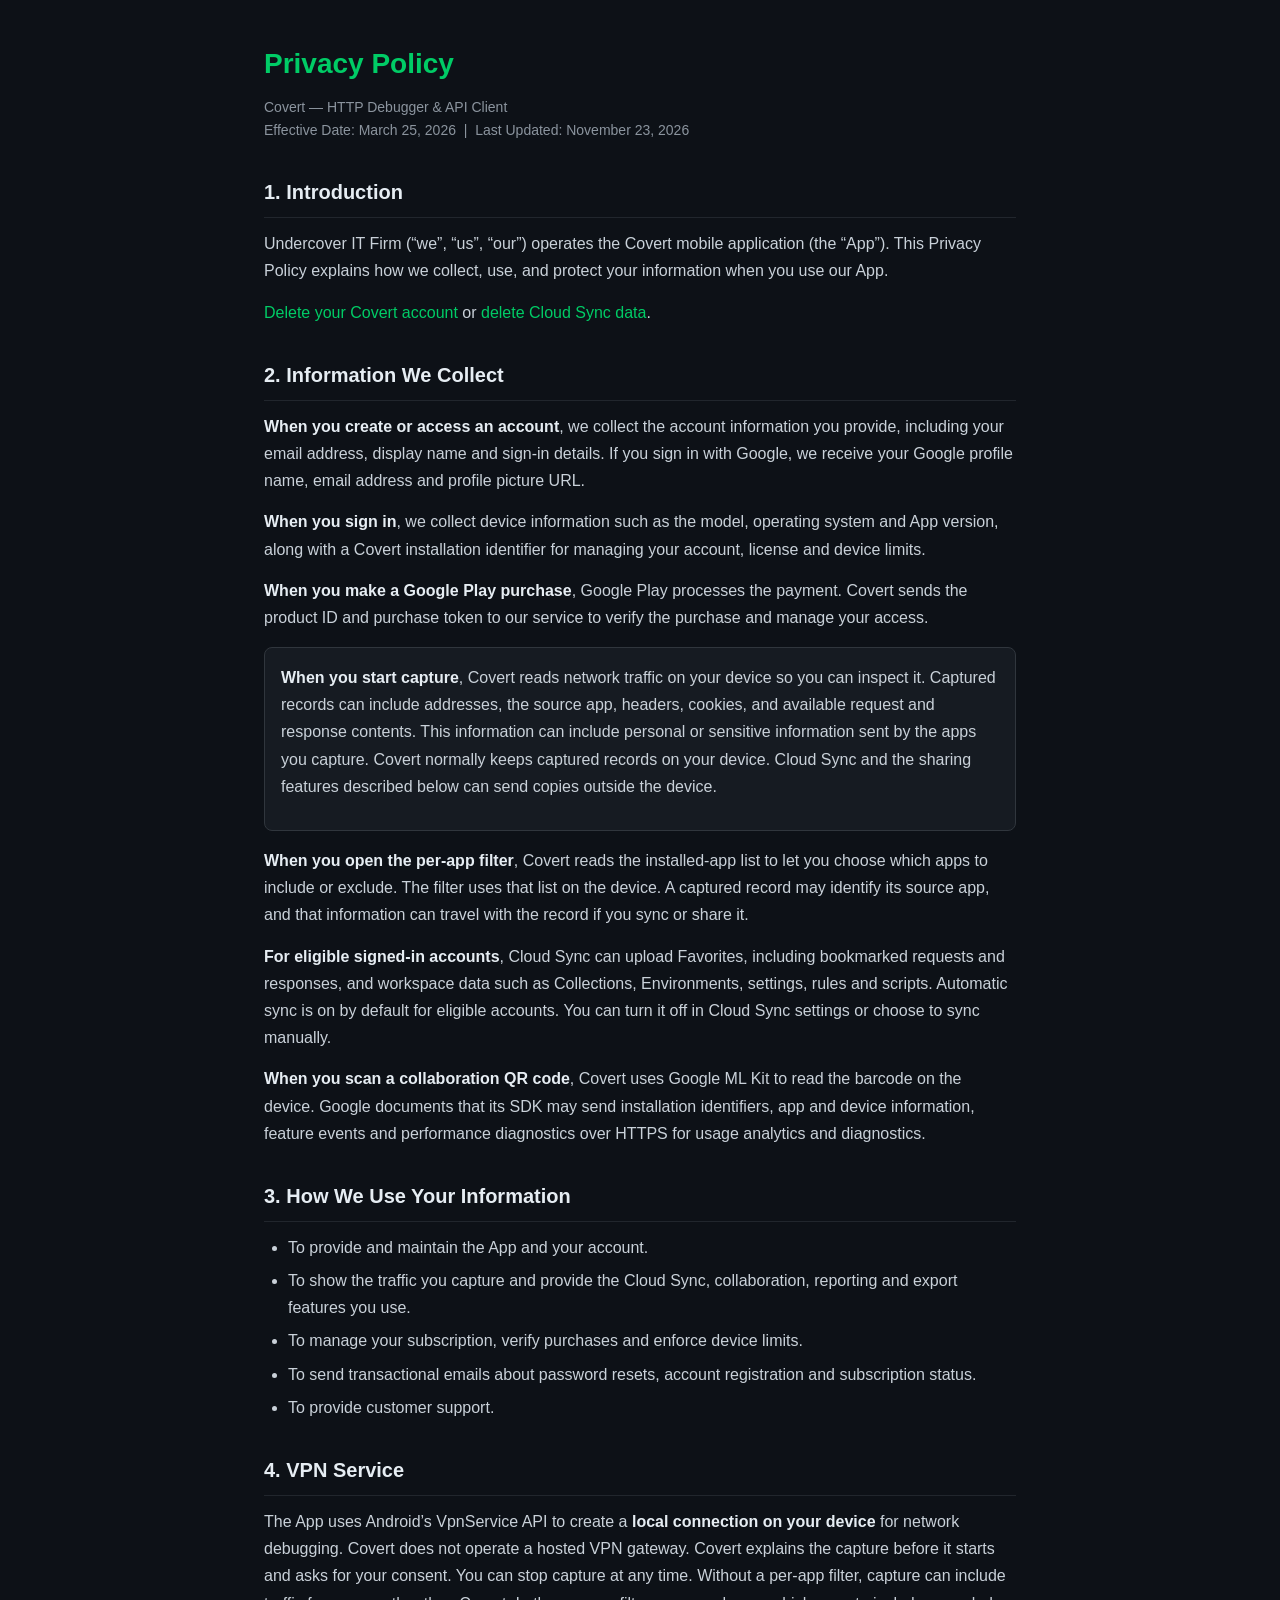
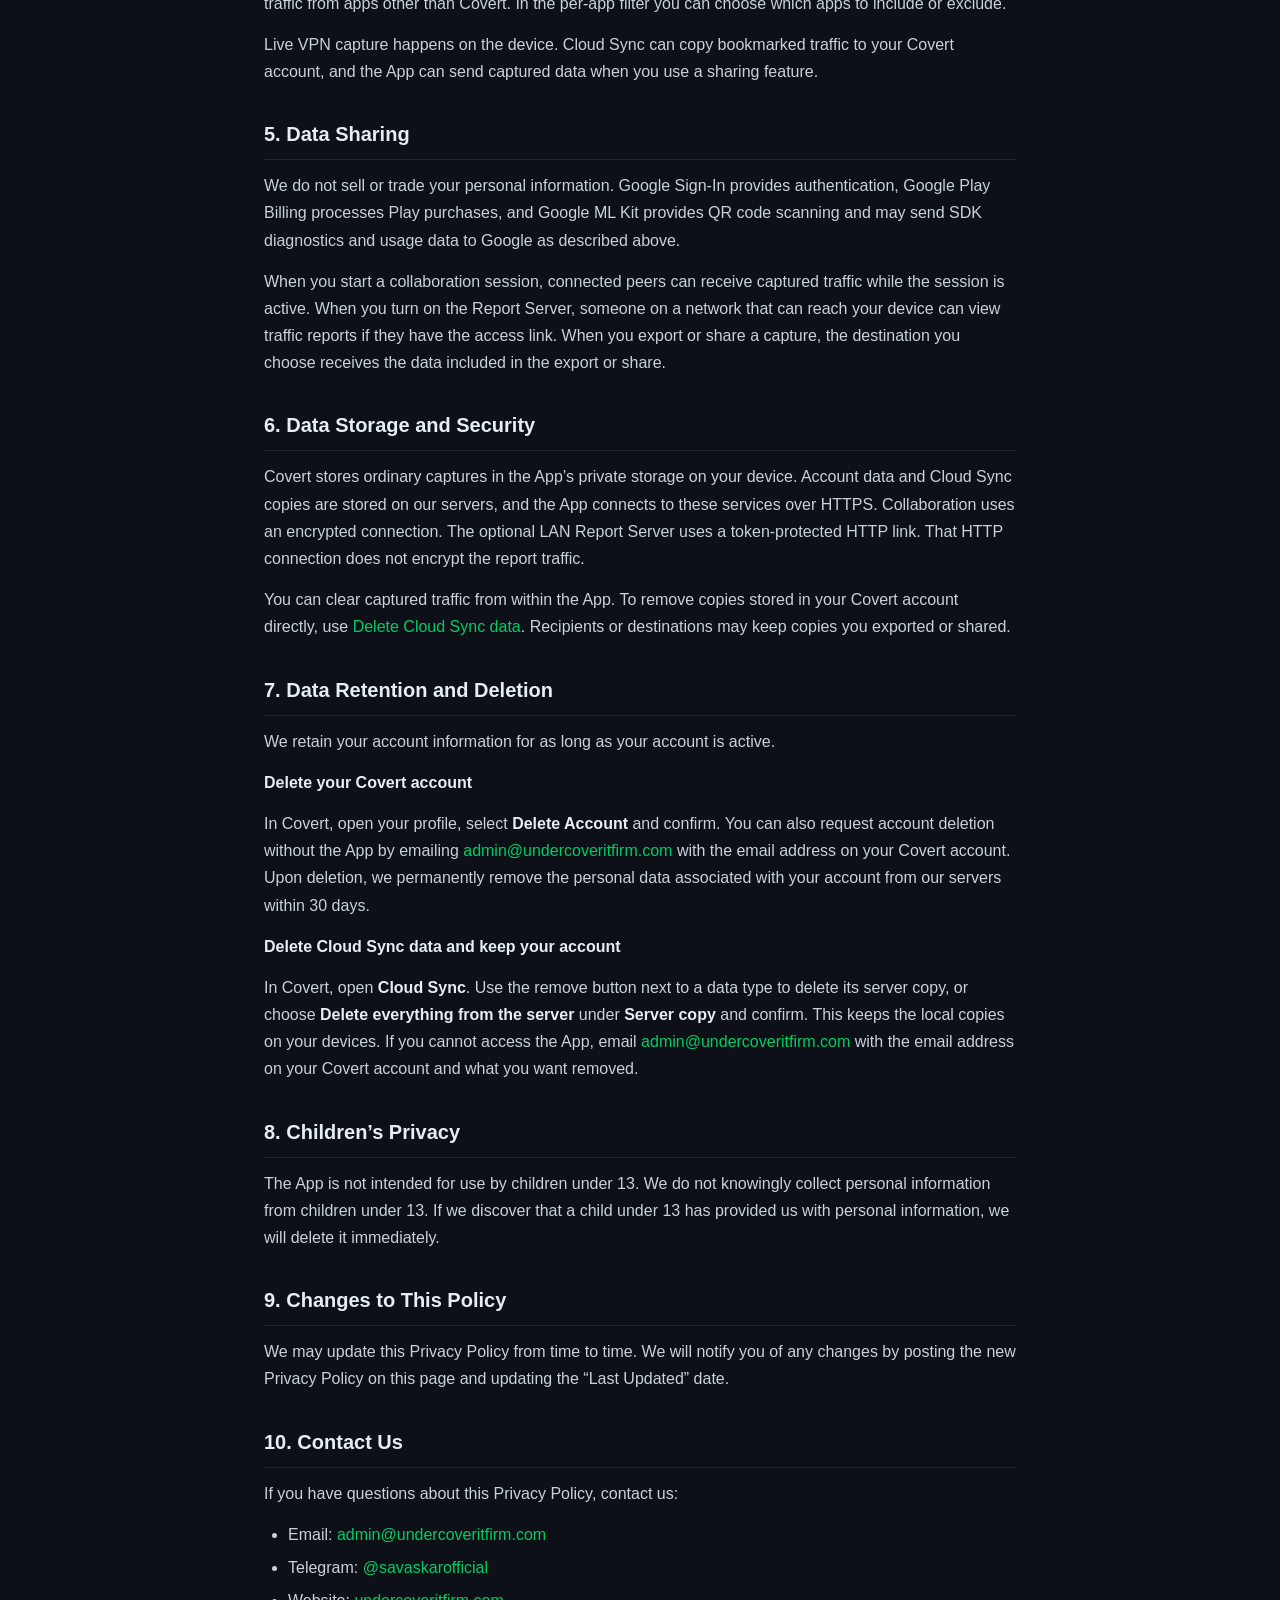
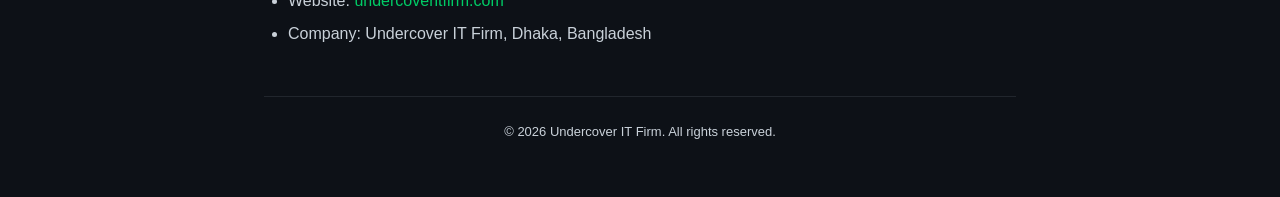
<file: covert-privacy.html>
<!DOCTYPE html>
<html lang="en">
<head>
    <meta charset="UTF-8">
    <meta name="viewport" content="width=device-width, initial-scale=1.0">
    <title>Privacy Policy - Covert HTTP Debugger</title>
    <style>
        * { margin: 0; padding: 0; box-sizing: border-box; }
        body { font-family: -apple-system, BlinkMacSystemFont, 'Segoe UI', Roboto, sans-serif; background: #0D1117; color: #C9D1D9; line-height: 1.7; }
        .container { max-width: 800px; margin: 0 auto; padding: 40px 24px; }
        h1 { color: #00CC66; font-size: 28px; margin-bottom: 8px; }
        .subtitle { color: #8B949E; font-size: 14px; margin-bottom: 32px; }
        h2 { color: #E6EDF3; font-size: 20px; margin: 32px 0 12px; padding-bottom: 8px; border-bottom: 1px solid #21262D; }
        p { margin-bottom: 14px; color: #C9D1D9; }
        ul { margin: 0 0 16px 24px; }
        li { margin-bottom: 6px; }
        .highlight { background: #161B22; border: 1px solid #30363D; border-radius: 8px; padding: 16px; margin: 16px 0; }
        .footer { margin-top: 48px; padding-top: 24px; border-top: 1px solid #21262D; text-align: center; color: #8B949E; font-size: 13px; }
        a { color: #00CC66; text-decoration: none; }
        a:hover { text-decoration: underline; }
        strong { color: #E6EDF3; }
    </style>
<link rel="canonical" href="https://savaskarofficial.github.io/covert-privacy.html">
<meta name="description" content="Read the Covert HTTP Debugger privacy policy, including how the app handles information and how to contact its developer.">
<meta name="robots" content="index, follow">
<meta name="author" content="Undercover IT Firm">
<meta name="twitter:card" content="summary_large_image">
<meta name="twitter:title" content="Privacy Policy - Covert HTTP Debugger">
<meta name="twitter:description" content="Read the Covert HTTP Debugger privacy policy, including how the app handles information and how to contact its developer.">
<meta name="twitter:image" content="https://undercoveritfirm.com/assets/img/social-card.jpg">
<meta property="og:type" content="website">
<meta property="og:site_name" content="Undercover IT Firm">
<meta property="og:title" content="Privacy Policy - Covert HTTP Debugger">
<meta property="og:description" content="Read the Covert HTTP Debugger privacy policy, including how the app handles information and how to contact its developer.">
<meta property="og:url" content="https://savaskarofficial.github.io/covert-privacy.html">
<meta property="og:image" content="https://undercoveritfirm.com/assets/img/social-card.jpg">
<meta property="og:image:alt" content="Undercover IT Firm — security, privacy, and software development">
<script type="application/ld+json">{"@context":"https://schema.org","@type":"WebPage","name":"Privacy Policy - Covert HTTP Debugger","url":"https://savaskarofficial.github.io/covert-privacy.html","description":"Read the Covert HTTP Debugger privacy policy, including how the app handles information and how to contact its developer.","publisher":{"@type":"Organization","name":"Undercover IT Firm","url":"https://undercoveritfirm.com/welcome"}}</script>
</head>
<body>
<div class="container">
    <h1>Privacy Policy</h1>
    <p class="subtitle">Covert &mdash; HTTP Debugger &amp; API Client<br>
    Effective Date: March 25, 2026 &nbsp;|&nbsp; Last Updated: November 23, 2026</p>

    <h2>1. Introduction</h2>
    <p>Undercover IT Firm (&ldquo;we&rdquo;, &ldquo;us&rdquo;, &ldquo;our&rdquo;) operates the Covert mobile application (the &ldquo;App&rdquo;). This Privacy Policy explains how we collect, use, and protect your information when you use our App.</p>

    <p><a href="#delete-account">Delete your Covert account</a> or <a href="#delete-cloud-data">delete Cloud Sync data</a>.</p>

    <h2>2. Information We Collect</h2>
    <p><strong>When you create or access an account</strong>, we collect the account information you provide, including your email address, display name and sign-in details. If you sign in with Google, we receive your Google profile name, email address and profile picture URL.</p>
    <p><strong>When you sign in</strong>, we collect device information such as the model, operating system and App version, along with a Covert installation identifier for managing your account, license and device limits.</p>
    <p><strong>When you make a Google Play purchase</strong>, Google Play processes the payment. Covert sends the product ID and purchase token to our service to verify the purchase and manage your access.</p>
    <div class="highlight">
        <p><strong>When you start capture</strong>, Covert reads network traffic on your device so you can inspect it. Captured records can include addresses, the source app, headers, cookies, and available request and response contents. This information can include personal or sensitive information sent by the apps you capture. Covert normally keeps captured records on your device. Cloud Sync and the sharing features described below can send copies outside the device.</p>
    </div>
    <p><strong>When you open the per-app filter</strong>, Covert reads the installed-app list to let you choose which apps to include or exclude. The filter uses that list on the device. A captured record may identify its source app, and that information can travel with the record if you sync or share it.</p>
    <p><strong>For eligible signed-in accounts</strong>, Cloud Sync can upload Favorites, including bookmarked requests and responses, and workspace data such as Collections, Environments, settings, rules and scripts. Automatic sync is on by default for eligible accounts. You can turn it off in Cloud Sync settings or choose to sync manually.</p>
    <p><strong>When you scan a collaboration QR code</strong>, Covert uses Google ML Kit to read the barcode on the device. Google documents that its SDK may send installation identifiers, app and device information, feature events and performance diagnostics over HTTPS for usage analytics and diagnostics.</p>

    <h2>3. How We Use Your Information</h2>
    <ul>
        <li>To provide and maintain the App and your account.</li>
        <li>To show the traffic you capture and provide the Cloud Sync, collaboration, reporting and export features you use.</li>
        <li>To manage your subscription, verify purchases and enforce device limits.</li>
        <li>To send transactional emails about password resets, account registration and subscription status.</li>
        <li>To provide customer support.</li>
    </ul>

    <h2>4. VPN Service</h2>
    <p>The App uses Android&rsquo;s VpnService API to create a <strong>local connection on your device</strong> for network debugging. Covert does not operate a hosted VPN gateway. Covert explains the capture before it starts and asks for your consent. You can stop capture at any time. Without a per-app filter, capture can include traffic from apps other than Covert. In the per-app filter you can choose which apps to include or exclude.</p>
    <p>Live VPN capture happens on the device. Cloud Sync can copy bookmarked traffic to your Covert account, and the App can send captured data when you use a sharing feature.</p>

    <h2>5. Data Sharing</h2>
    <p>We do not sell or trade your personal information. Google Sign-In provides authentication, Google Play Billing processes Play purchases, and Google ML Kit provides QR code scanning and may send SDK diagnostics and usage data to Google as described above.</p>
    <p>When you start a collaboration session, connected peers can receive captured traffic while the session is active. When you turn on the Report Server, someone on a network that can reach your device can view traffic reports if they have the access link. When you export or share a capture, the destination you choose receives the data included in the export or share.</p>

    <h2>6. Data Storage and Security</h2>
    <p>Covert stores ordinary captures in the App&rsquo;s private storage on your device. Account data and Cloud Sync copies are stored on our servers, and the App connects to these services over HTTPS. Collaboration uses an encrypted connection. The optional LAN Report Server uses a token-protected HTTP link. That HTTP connection does not encrypt the report traffic.</p>
    <p>You can clear captured traffic from within the App. To remove copies stored in your Covert account directly, use <a href="#delete-cloud-data">Delete Cloud Sync data</a>. Recipients or destinations may keep copies you exported or shared.</p>

    <h2>7. Data Retention and Deletion</h2>
    <p>We retain your account information for as long as your account is active.</p>
    <p id="delete-account"><strong>Delete your Covert account</strong></p>
    <p>In Covert, open your profile, select <strong>Delete Account</strong> and confirm. You can also request account deletion without the App by emailing <a href="mailto:admin@undercoveritfirm.com">admin@undercoveritfirm.com</a> with the email address on your Covert account. Upon deletion, we permanently remove the personal data associated with your account from our servers within 30 days.</p>
    <p id="delete-cloud-data"><strong>Delete Cloud Sync data and keep your account</strong></p>
    <p>In Covert, open <strong>Cloud Sync</strong>. Use the remove button next to a data type to delete its server copy, or choose <strong>Delete everything from the server</strong> under <strong>Server copy</strong> and confirm. This keeps the local copies on your devices. If you cannot access the App, email <a href="mailto:admin@undercoveritfirm.com">admin@undercoveritfirm.com</a> with the email address on your Covert account and what you want removed.</p>

    <h2>8. Children&rsquo;s Privacy</h2>
    <p>The App is not intended for use by children under 13. We do not knowingly collect personal information from children under 13. If we discover that a child under 13 has provided us with personal information, we will delete it immediately.</p>

    <h2>9. Changes to This Policy</h2>
    <p>We may update this Privacy Policy from time to time. We will notify you of any changes by posting the new Privacy Policy on this page and updating the &ldquo;Last Updated&rdquo; date.</p>

    <h2>10. Contact Us</h2>
    <p>If you have questions about this Privacy Policy, contact us:</p>
    <ul>
        <li>Email: <a href="mailto:admin@undercoveritfirm.com">admin@undercoveritfirm.com</a></li>
        <li>Telegram: <a href="https://t.me/savaskarofficial">@savaskarofficial</a></li>
        <li>Website: <a href="https://undercoveritfirm.com">undercoveritfirm.com</a></li>
        <li>Company: Undercover IT Firm, Dhaka, Bangladesh</li>
    </ul>

    <div class="footer">
        <p>&copy; 2026 Undercover IT Firm. All rights reserved.</p>
    </div>
</div>
</body>
</html>
</file>
